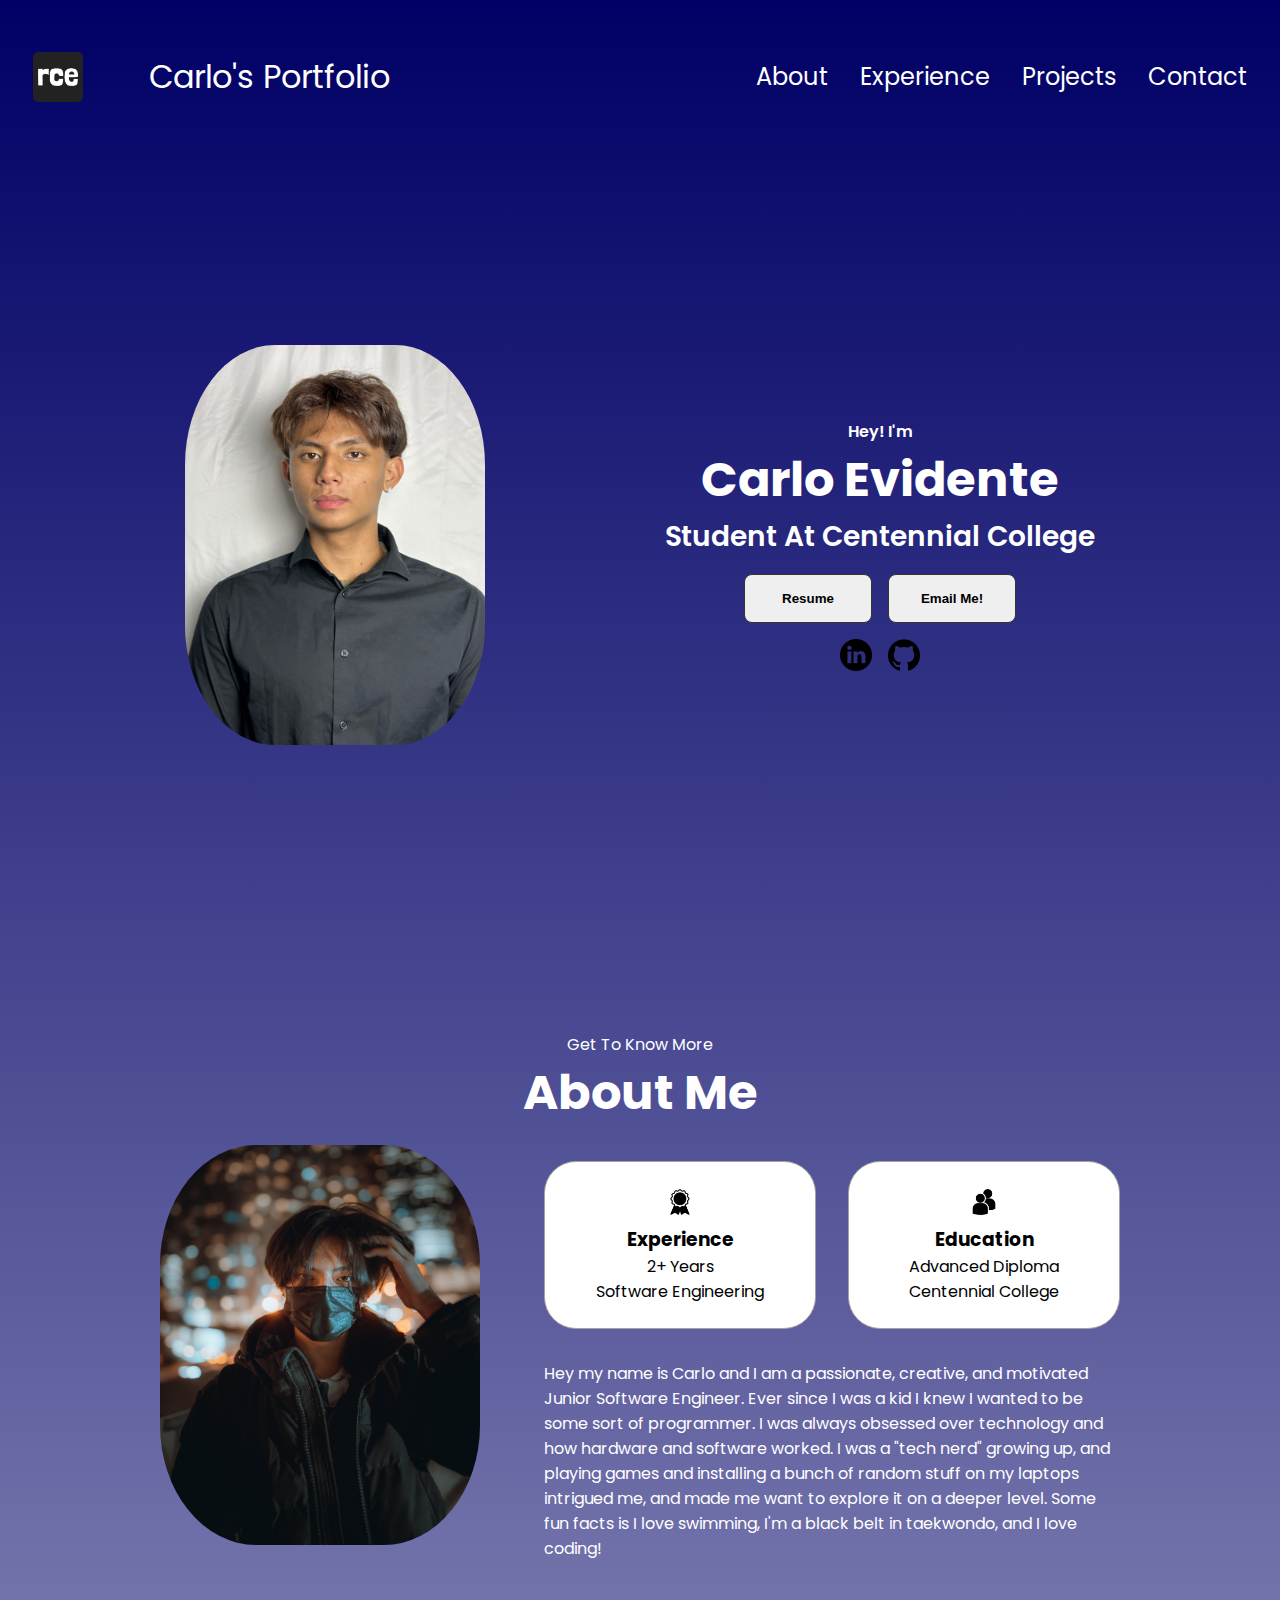
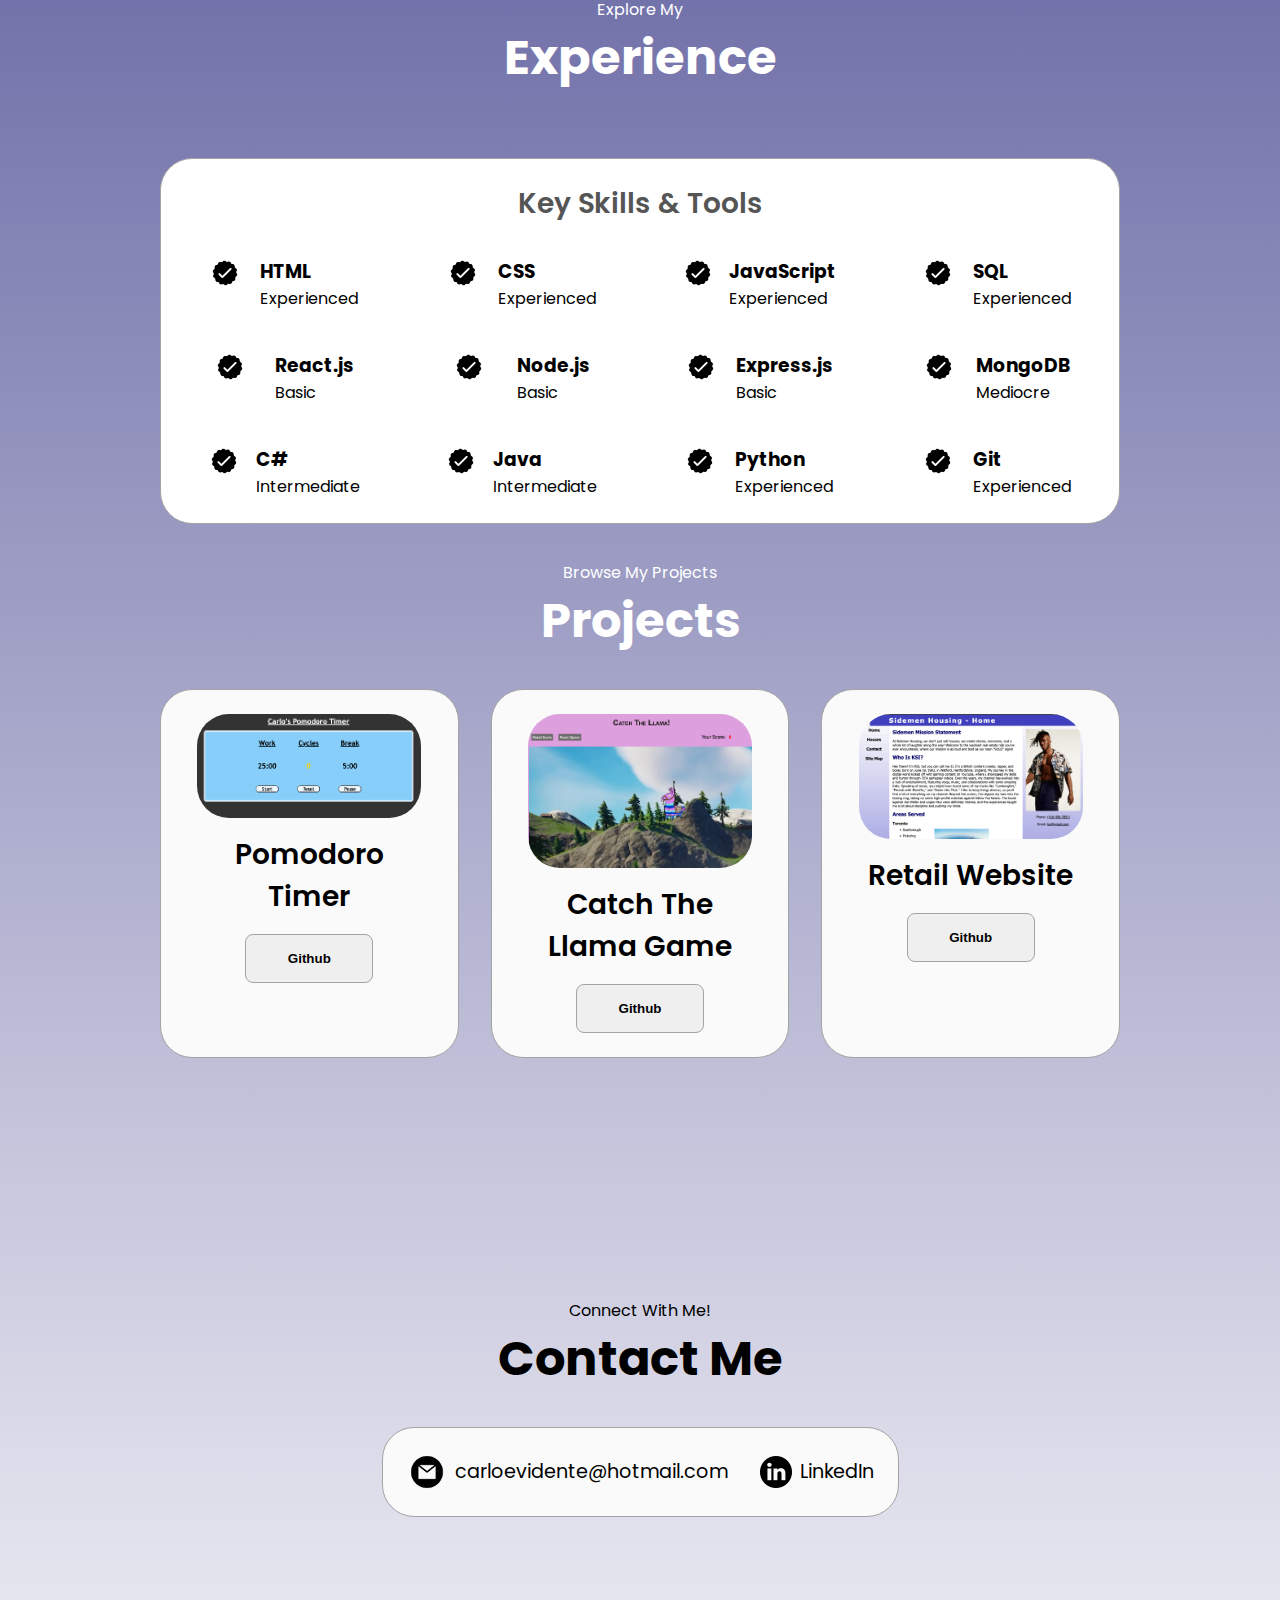
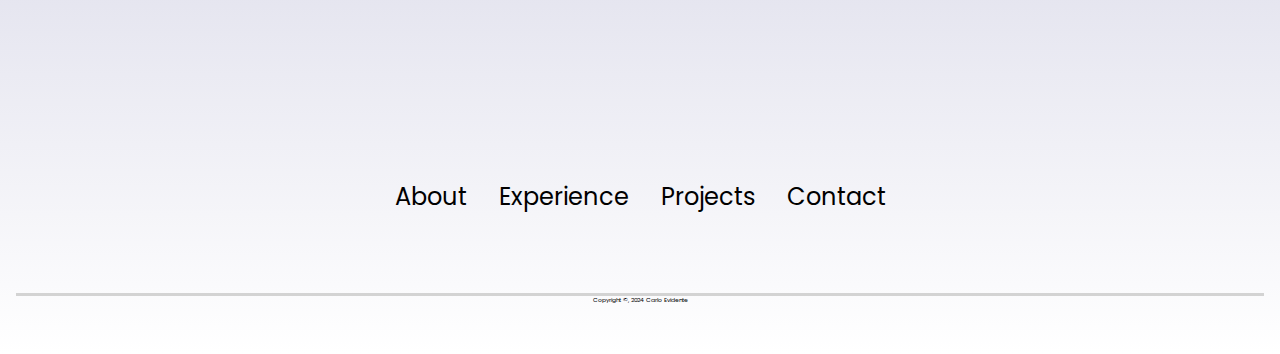
<file: index.html>
<!DOCTYPE html>
<html lang="en">
<head>
    <meta charset="UTF-8">
    <meta name="viewport" content="width=device-width, initial-scale=1.0">
    <title>rce.dev</title>
    <link rel = "stylesheet" href="style.css">
    <link rel = "stylesheet" href="mediaqueries.css">
    <link rel="icon" href="assets/carlo.png" type="image/png">

</head>

<body>
    <nav id ="desktop-nav"> 
        <div class="logo2">
            <img src="assets/carlo.png" alt ="logo"> 
        </div>
        <div class="logo">
            <a href="index.html"> Carlo's Portfolio</a>

            </div>
        
        <div> 
            <ul class ="nav-links"> 
                <li><a href = "#about">About</a></li>
                <li><a href = "#experience">Experience</a></li>
                <li><a href = "#projects">Projects</a></li>
                <li><a href = "#contact">Contact</a></li>
            </ul>
        </div>
    </nav>
    <nav id="hamburger-nav">
        <div class="logo2">
            <img src="assets/carlo.png" alt ="logo"> 
        </div>
    <div class="mobile-text"> Carlo's Portfolio</div>
    <div class="hamburger-menu">
    <div class="hamburger-icon" onclick="toggleMenu()">
        <span></span>
        <span></span>
        <span></span>
        </div>
        <div class="menu-links">
            <li><a href = "#about"  onclick="toggleMenu()">About</a></li>
            <li><a href = "#experience" onclick="toggleMenu()">Experience</a></li>
            <li><a href = "#projects" onclick="toggleMenu()">Projects</a></li>
            <li><a href = "#contact" onclick="toggleMenu()">Contact</a></li>
        </div>
    </div>
</nav>
<section id="profile">
    <div class ="section_pic-container">
        <img src="./assets/linkedinpic.jpg" alt ="carlo evidente profile pic">
    </div>
    <div class="section_text">
        <p class="section_text_p1">Hey! I'm</p>
        <h1 class="title"> Carlo Evidente</h1>
        <p class="section_text_p2">Student At Centennial College</p>
        <div class="btn-container">
            <button class="btn btn-color-2" onclick="window.open('./assets/RamonEvidente_Resume2024.pdf')">Resume </button>
            <button class="btn btn-color-1"onclick="location.href='mailto:carloevidente@hotmail.com'">Email Me!</button>
        </div>
        <div id="socials-container">
            <img src="./assets/linkedin.png" alt="My Linked in profile" class="icon" onclick="location.href='https://www.linkedin.com/in/ramon-evidente-368ab9229/'">
            <img src="./assets/github.png" alt="My github profile" class="icon" onclick="location.href='https://github.com/caevi'">      
        </div>
    </div>
</section>
<section id = "about">
    <p class = "section_text_p1">Get To Know More</p>
    <h1 class ="title">About Me</h1>
    <div class ="section-container">
        <div class = "section_pic-container">
            <img src = "./assets/carloevidente.jpg" alt = "Profile Picture" class = "about-pic"/>

        </div>
        <div class = "about-details-container">
            <div class="about-containers">
                <div class="details-containers">
                    <img src = "./assets/experience.png" alt ="experience icon" class="icon">
                    <h3>Experience</h3>
                    <p>2+ Years<br>Software Engineering</p>

                </div>
                <div class="details-containers"> 
                    <img src="./assets/education.png" alt = "education icon" class="icon">
                    <h3>Education</h3>
                    <p>Advanced Diploma<br> Centennial College</p>
                </div>
            </div>
            <div class ="text-container"> 
                <p>Hey my name is Carlo and I am a passionate, creative, and motivated Junior Software Engineer. Ever since I was a kid I knew 
                    I wanted to be some sort of programmer. I was always obsessed over technology and how hardware and software worked. 
                    I was a "tech nerd" growing up, and playing games and installing a bunch of random stuff on my laptops intrigued me, and made me want to explore 
                it on a deeper level. 
                    Some fun facts is I love swimming, I'm a black belt in taekwondo, and I love coding! </p>
            </div>
        </div>
    </div>

</section>

<section id ="experience">
        <p class="section_text_p1">Explore My</p>
        <h1 class="title"> Experience</h1>
        <div class="experience-details-containers">
            <div class="about-containers"></div>
            <div class="details-containers">
                <h2 class="experience-sub-title">Key Skills & Tools</h2>
                <div class="article-container">
                    <article>
                        <img src="./assets/checkmark.png" alt="experience" class="icon">
                        <div>
                            <h3>HTML</h3>
                            <p>Experienced</p>
                        </div>
                    </article>
                    <article>
                        <img src="./assets/checkmark.png" alt="experience" class="icon">
                        <div>
                            <h3>CSS</h3>
                            <p>Experienced</p>
                        </div>
                    </article>
                    <article>
                        <img src="./assets/checkmark.png" alt="experience" class="icon">
                        <div>
                            <h3>JavaScript</h3>
                            <p>Experienced</p>
                        </div>
                    </article>
                    <article>
                        <img src="./assets/checkmark.png" alt="experience" class="icon">
                        <div>
                            <h3>SQL</h3>
                            <p>Experienced</p>
                        </div>
                    </article>
                
                    <article>
                        <img src="./assets/checkmark.png" alt="experience" class="icon">
                        <div>
                            <h3>React.js</h3>
                            <p>Basic</p>
                        </div>
                    </article>
                    <article>
                        <img src="./assets/checkmark.png" alt="experience" class="icon">
                        <div>
                            <h3>Node.js</h3>
                            <p>Basic</p>
                        </div>
                    </article>
                    <article>
                        <img src="./assets/checkmark.png" alt="experience" class="icon">
                        <div>
                            <h3>Express.js</h3>
                            <p>Basic</p>
                        </div>
                    </article>
                    <article>
                        <img src="./assets/checkmark.png" alt="experience" class="icon">
                        <div>
                            <h3>MongoDB</h3>
                            <p>Mediocre</p>
                        </div>
                    </article>
                    <article>
                        <img src="./assets/checkmark.png" alt="experience" class="icon">
                        <div>
                            <h3>C#</h3>
                            <p>Intermediate</p>
                        </div>
                    </article>
                
                    <article>
                        <img src="./assets/checkmark.png" alt="experience" class="icon">
                        <div>
                            <h3>Java</h3>
                            <p>Intermediate</p>
                        </div>
                    </article>
                
                    <article>
                        <img src="./assets/checkmark.png" alt="experience" class="icon">
                        <div>
                            <h3>Python</h3>
                            <p>Experienced</p>
                        </div>
                    </article>
                    <article>
                        <img src="./assets/checkmark.png" alt="experience" class="icon">
                        <div>
                            <h3>Git</h3>
                            <p>Experienced</p>
                        </div>
                    </article>
                
                
                </div>
            </div>
            </div>
        </div>
 </section>

<section id = "projects">
    <p class="section_text_p1">Browse My Projects</p>
    <h1 class="title">Projects</h1>
    <div class="experience-details-container">
        <div class="about-containers"> 
        <div class = "details-containers color-container">
            <div class="article-container"> 
                <img src="./assets/pomodoro.png" alt="project 1" class="project-img"/>
            </div>
            <h2 class="experience-sub-title project-title">Pomodoro Timer</h2>
            <div class="btn-container">
                <button class= "btn btn-color-2 project-btn" onclick="location.href='https://github.com/caevi/new-pomodoro-timer'">
                    Github
                </button>
            </div>
                </div>  
                <div class = "details-containers color-container">
                    <div class="article-container"> 
                        <img src="./assets/llamma.png" alt="project 2" class="project-img"/>
                    </div>
                    <h2 class="experience-sub-title project-title">Catch The Llama Game</h2>
                    <div class="btn-container">
                        <button class= "btn btn-color-2 project-btn" onclick="location.href='https://github.com/caevi/catchthellama'">
                            Github
                        </button>
                    </div>
                        </div>  
                        <div class = "details-containers color-container">
                            <div class="article-container"> 
                                <img src="./assets/retail.png" alt="project 3" class="project-img"/>
                            </div>
                            <h2 class="experience-sub-title project-title">Retail Website</h2>
                            <div class="btn-container">
                                <button class= "btn btn-color-2 project-btn" onclick="location.href='https://github.com/caevi/retail-website'">
                                    Github
                                </button>
                            </div>
                                </div>                              
            </div>
         </div>
        </div>
    </div>
</section>
<section id ="contact">
    <p class="section_text_p1 color-change"> Connect With Me! </p>
    <h1 class = "title color-change"> Contact Me</h1>
    <div class ="contact-info-upper-container">
    <div class="contact-info-container">
        <img src="./assets/email.png" class="icon contact-icon email-icon" alt ="email icon"/>
        <p class="color-change"><a class="color-change" href="mailto:carloevidente@hotmail.com">carloevidente@hotmail.com</a></p>
    </div>
    <div class="contact-info-container">
        <img src="./assets/linkedin.png" class="icon contact-icon" alt ="email icon"/>
        <p><a class="color-change" href="https://www.linkedin.com/in/ramon-evidente-368ab9229/">LinkedIn</a></p>
    </div>
</div>
</section>
<footer> 
    <nav>
        <div class ="nav-links-container">
            <ul class ="nav-links"> 
                <li><a class="color-change" href = "#about">About</a></li>
                <li><a class="color-change" href = "#experience">Experience</a></li>
                <li><a class="color-change" href = "#projects">Projects</a></li>
                <li><a class="color-change" href = "#contact">Contact</a></li>
            </ul>
        </div>
    </nav>
    <p>Copyright &#169;, 2024 Carlo Evidente</p>
</footer>
</body>
    <script src="script.js"></script>
</body>
</html>
</file>
<file: style.css>
/* GENERAL */
@import url("https://fonts.googleapis.com/css2?family=Poppins:wght@300;400;500;600&display=swap");
*{
    margin:0;
    padding:0;
}

body{
    font-family:'Poppins', 'sans-serif';
   /*  background:linear-gradient(#666699,#3366cc ); */
   background:linear-gradient(#000066, #ffffff );
   /* #003366*/

    color:white;
}

html{
    scroll-behaviour: smooth;
}

p{
    color:rbg(85,85,85);       
}
/* TRANSITION */
a, 
.btn {
   transition: all 300ms ease;
}
/* Desktop Navigation */
nav, .nav-links{
    display:flex;
}
nav{
    justify-content:space-around;
    align-items:center;
    height:17vh;
}
.nav-links{
    gap:2rem;
    list-style: none;
    font-size: 1.5rem;
}
a{
    color:white;
    text-decoration: none;
    text-decoration-color:white;
}
a:hover{
    color:black;
    text-decoration: underline;
    text-underline-offset:1rem;
    text-decoration-color:black;
}
.logo a:hover{
    color:white;
    text-decoration: none;
    text-decoration-color:white;
}
.logo{
    margin-right:300px;
    font-size:2rem;
}
.logo2{
 display:flex;
 margin: auto 0; 
    width: 50px;
    height: 50px;
}
.logo:hover{
    cursor:default;
}
/* Hamburger Menu */
#hamburger-nav{
    display:none;
}
.hamburger-menu{
    position:relative;
    display:inline-block;
}
.hamburger-icon{
    display:flex;
    flex-direction:column;
    justify-content:space-between;
    height:24px;
    width:30px;
    cursor:pointer;
}
.menu-links a{
    display:block;
    padding:10px;
    font-size:1.5rem;
    color:white;
    text-decoration:none;
    transition: all 0.3 ease-in-out;
}
.menu-links li {
    list-style:none;
}
.menu-links.open{
    max-height:300px;
}
/*Section*/
section{
    padding-top: 4vh;
    height: 96;
    margin:0 10rem; 
    box-sizing:border-box;
    min-height:fit-content;
}

.section-container{
    display:flex;
}

/* Profile Section */
#profile {
    display:flex;
    justify-content:center;
    gap: 5rem;
    height: 80vh; 
}

.section_pic-container{
    display:flex;
    height:400px;
    width:400px;
    margin:auto 0; 
    
}

.section_text{
    align-self:center;
    text-align:center;
}

.section_text p {
    font-weight:600;
}

.section_text_p1{
    text-align:center;
}

.section_text_p2{
    font-size: 1.75rem;
    margin-bottom:1rem;
    color: white;
}

.title{
    font-size:3rem;
    text-align:center; 
}

#socials-container{
    display:flex;
    justify-content:center;
    margin-top:1rem;
    gap:1rem;

}

/* Icons */
.icon{
    cursor:pointer;
    height:2rem; 
}

/* Footer */
footer p {
    color:black;
    font-size: 20%;
    text-align:center;
    border-top: solid lightgrey;
    margin-top: 20px;
}

/* Buttons */
.btn-container{
    display:flex;
    justify-content:center;
    gap:1rem;
}

.btn{
    font-weight:600;
    transition:all 300ms ease;
    padding:1rem;
    width: 8rem;
    border-radius:0.5rem; 
}

.btn-color-1, .btn-color-2{
    border:rgb(53,53,53) 0.1rem solid; 
}

.btn-color-1:hover, .btn-color-2:hover{
   cursor:pointer;
}

.btn-color-1:hover, .btn-color-2:hover{
    background:rgb(53,53,53);
    color:white;
 }

 .btn-color-1:hover{
   background:rbg(0,0,0);
 }

 .btn-color-2:hover{
    border: rgb(255,255,255) 0.1rem solid;
 }
 
 .btn-container{
    gap:1rem;
 }

 /* Animation */
 h1,p {
    animation-duration:3s;
    animation-name: bounce;
 }
 @keyframes bounce{
    from {
        margin-left:30%;
    }
    to{
        margin-left:0%;
    }
 }
 .section_pic-container img{
    border-radius:30%;
    animation-name: bounce;
    animation-duration:3s;
}
@keyframes bounce{
    from {
        margin-bottom:30%;
    }
    to {
        margin-bottom:0%;
    }
}

/*about sectio */
#about {
    position: relative; 
}
.about-containers{
    gap:2rem; 
    margin-bottom:2rem;
    margin-top:2rem;
}
.about-details-containers{
    justify-content:center;
    flex-direction:column;
}
.about-containers,
.about-details-containers {
    display:flex;
}

.about-pic{
    border-radius: 2rem; 
}
.arrow{
    position:absolute;
    right: 5rem; 
    bottom: 2.5rem; 
}
.text-container{
    color:white;
}

.details-containers{
    padding:1.5rem; 
    flex:1;
    background:white; 
    border-radius:2rem;
    border:rgb(53,53,53) 0.1rem solid;
    border-color:rgb(163,163,163);
    text-align:center; 
    color:black;
}
.section-container{
    gap:4rem;
    height:80%; 
}
.section__pic-container{
    height:400px;
    width:400px;
}

/* Experience */
#experience {
    position:relative;
}
.experience-sub-title{
    color:rgb(85,85,85);
    font-weight: 600;
    font-size: 1.75rem;
    margin-bottom:2rem;

}
.experience-details-containers{
    display:flex;
    justify-content:center; 
    flex-direction:column;

}
.article-container{
    display:flex;
    text-align:initial;
    flex-wrap:wrap;
    flex-direction:row;
    gap:2.5rem;
    justify-content:space-around;
}
article{
    display:flex;
    width:10rem;
    justify-content:space-around;
    gap:0.5rem;
}
article .icon{
    cursor:default;
}

/* projects */ 
#projects {
    position:relative;
}

.color-container{
    border-color:rgb(163,163,163);
    background:rgb(250,250,250,250);
}
.project-img{
    border-radius:2rem;
    width:90%;
    height:90%;
}
.project-title{
    margin:1rem;
    color:black;
}

.project-btn{
    color:black;
    border-color: rgb(163,163,163,163); 
    }

/* Contact */

#contact{
    display:flex;
    justify-content:center;
    flex-direction:column;
    height:70vh;
}
.contact-info-upper-container{
    display:flex;
    justify-content:center;
    border-radius:2rem;
    border:rgb(53,53,53) 0.1rem solid;
    border-color: rgb(163,163,163);
    background: rgb(250,250,250,250);
    margin: 2rem auto;
    padding: 0.5rem; 
}

.contact-info-container{
    display: flex;
    align-items:center;
    justify-content:center;
    gap:0.5rem;
    margin:1rem;
}
.contact-info-container {
font-size:larger;
}

.contact-icon{
    cursor:default;
   
}
.email-icon{
    height: 2.5rem;
}
.color-change{
    color:black; 
}
a .color-change{
    color:black; 
}

a .color-change:hover{
    color:white;
    text-decoration: underline;
    text-underline-offset:1rem;
    text-decoration-color:white;
}
.footer ul li a{
    color:black; 
    

}

footer{
    height:26vh;
    margin: 0 1rem; 
}
footer p {
    text-align:center; 
}
</file>
<file: mediaqueries.css>
@media screen and (max-width:1400px){
    #profile{
        height: 83vh;
        margin-bottom: 6rem;

    }
    .about-containers{
        flex-wrap:wrap;
    }
}





@media screen and (max-width:1200px){
    #desktop-nav{
        display:none;

    }
    #hamburger-nav{
        display:flex;
    
}
#experience,
.experience-details-container{
    margin-top:2rem;

    
}
.logo2{
    display:none; 
}
#profile,.section-container{
 display:block;
}
section, .section-container{
    height:fit-content;
}
section{
    margin:0 5%; 
}
.section_pic-container{
    width:275px;
    height:275px;
    margin: 0 auto 2rem; 
}
.about-containers{
    margin-top: 0;
}
.hamburger-icon span {
    width:100%;
    height:2px;
    background-color:white;
    transition: all 0.3 ease-in-out;
}
.menu-links{
    position:absolute;
    top: 100%;
    right:0;
    background-color:grey;
    width: fit-content;
    max-height:0;
    overflow:hidden;
    transition: all 0.3 ease-in-out;
}

.menu-links li{
    list-style:none;
}
.menu-links.open{
    max-height:300px; 
}
.hamburger-icon.open span:first-child{
    transform: rotate(45deg) translate(10px, 5px)
}
.hamburger-icon.open span:nth-child(2){
   opacity:0; 
}
.hamburger-icon.open span:last-child{
    transform: rotate(-45deg) translate(10px, -5px)
}
.hamburger-icon span:first-child{
    transform:none; 
}
.hamburger-icon span:first-child{
   opacity:1;
}
.mobile-text{
    font-size:45px;
}

}

@media screen and (max-width:600px){
#contact,footer{
    height:40vh;
}

#profile{
    height:83vh;
    margin-bottom:0;
}
footer nav{
    height:fit-content;
    margin-bottom:2rem;
}
.about-containers,.contact-info-upper-container, .btn-container{
flex-wrap:wrap
}

.contact-info-container{
    margin:0;
}
.container-info-container p, .nav-links li a{
font-size: 1rem;
}
.experience-sub-title{
    font-size:1.25rem; 
}
.logo{
    font-size:1.5rem;
}
.nav-links{
    flex-direction:column;
    gap: 0.5rem;
    text-align:center;
}
.section_pic-container{
    width:auto;
    height:46vw;
    justify-content:center;
}
.section_text_p2{
    font-size:1.25rem; 
}
.title{
    font-size:2rem;
}
.text-container{
    text-align:justify;
}
.logo2{
    display:none; 
}
.mobile-text{
    font-size:30px; 
}
}
</file>
